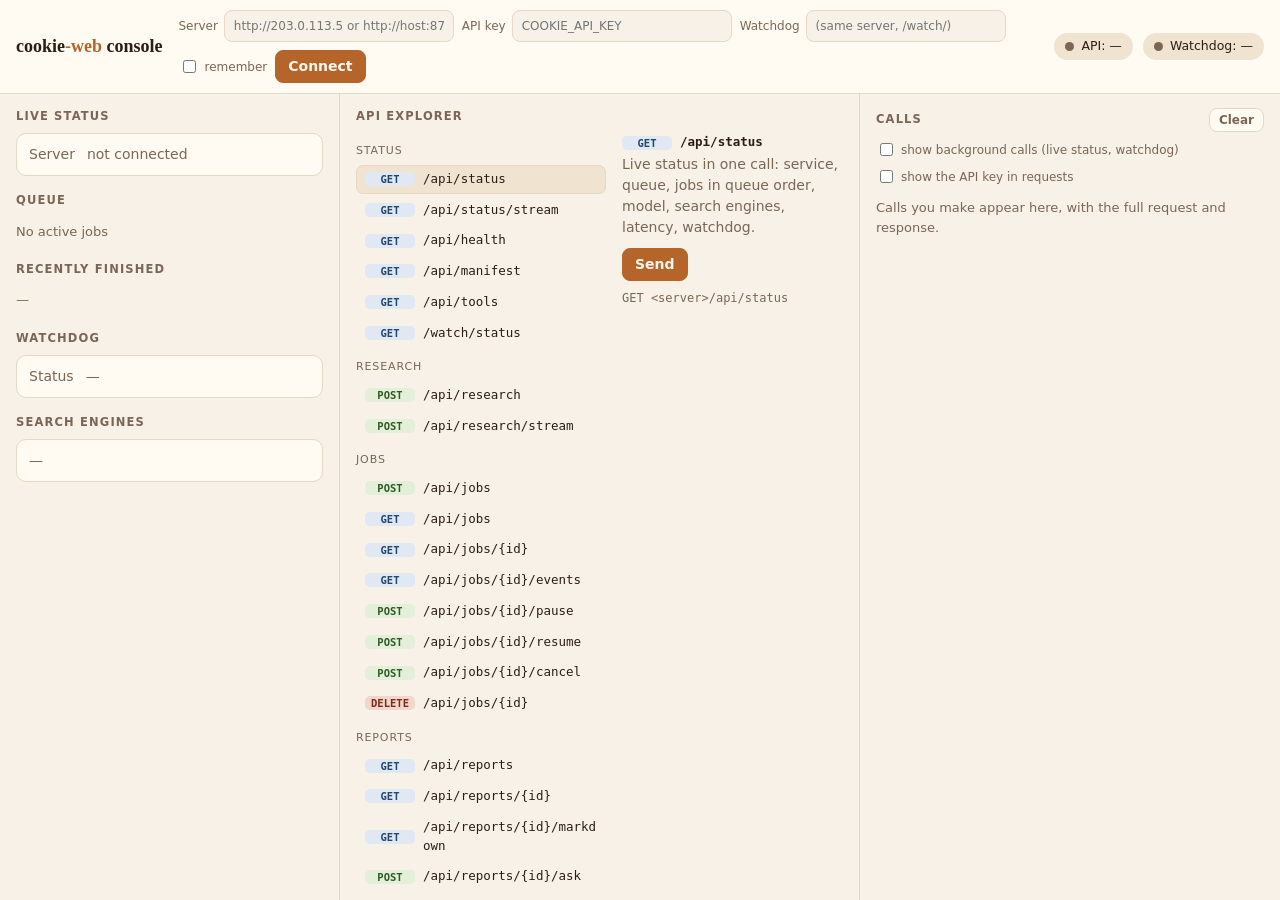
<file: client/console.html>
<!doctype html>
<html lang="en">
<head>
<meta charset="utf-8">
<meta name="viewport" content="width=device-width, initial-scale=1">
<title>cookie-web console</title>
<style>
:root {
  --bg: #f7f1e8; --panel: #fffaf2; --ink: #2b1d14; --muted: #7b6656; --line: #e6d8c5;
  --accent: #b5652a; --accent-ink: #fff7ee; --chip: #f0e3d0; --code: #f2e8da;
  --ok: #4f8a3c; --warn: #c58a1d; --err: #b8412f; --info: #3b6ea8;
  --sans: "IBM Plex Sans", system-ui, -apple-system, "Segoe UI", sans-serif;
  --mono: "IBM Plex Mono", ui-monospace, Menlo, Consolas, monospace;
  color-scheme: light;
}
@media (prefers-color-scheme: dark) {
  :root { --bg: #17110d; --panel: #201813; --ink: #f1e6d8; --muted: #a8927f; --line: #3a2c22;
    --accent: #e0914d; --accent-ink: #1b120c; --chip: #2c2119; --code: #2a1f18; --info: #7aa7dd; color-scheme: dark; }
}
* { box-sizing: border-box; }
[hidden] { display: none !important; }
html, body { margin: 0; height: 100%; }
body { background: var(--bg); color: var(--ink); font: 14px/1.5 var(--sans); display: flex; flex-direction: column; }
button, input, select, textarea { font: inherit; color: inherit; }
button { cursor: pointer; border: 1px solid var(--line); background: var(--panel); border-radius: 8px; padding: 5px 12px; }
button:hover { border-color: var(--accent); }
button.primary { background: var(--accent); color: var(--accent-ink); border-color: var(--accent); font-weight: 600; }
button.small { padding: 2px 9px; font-size: 12px; }
button:disabled { opacity: .5; cursor: default; }
input, select, textarea { background: var(--bg); border: 1px solid var(--line); border-radius: 8px; padding: 6px 9px; min-width: 0; }
input:focus, select:focus, textarea:focus { outline: none; border-color: var(--accent); }
textarea { font-family: var(--mono); font-size: 12.5px; width: 100%; resize: vertical; }
code, pre, .mono { font-family: var(--mono); font-size: 12.5px; }
pre { margin: 0; white-space: pre-wrap; overflow-wrap: anywhere; }
.muted { color: var(--muted); }
.small { font-size: 12px; }

/* ---------- top bar ---------- */
header { display: flex; flex-wrap: wrap; align-items: center; gap: 10px; padding: 10px 16px; border-bottom: 1px solid var(--line); background: var(--panel); }
.brand { font: 600 18px Georgia, serif; white-space: nowrap; margin-right: 6px; }
.brand b { color: var(--accent); }
#conn { display: flex; flex-wrap: wrap; gap: 8px; align-items: center; flex: 1; }
#conn label { display: flex; align-items: center; gap: 6px; font-size: 12px; color: var(--muted); }
#base { width: 230px; }
#key { width: 220px; }
#watch-url { width: 200px; }
.pill { display: inline-flex; align-items: center; gap: 7px; padding: 4px 11px; border-radius: 999px; background: var(--chip); font-size: 12.5px; white-space: nowrap; }
.dot { width: 9px; height: 9px; border-radius: 50%; background: var(--muted); flex: none; }
.s-online .dot, .s-ok .dot { background: var(--ok); }
.s-degraded .dot { background: var(--warn); }
.s-offline .dot, .s-unresponsive .dot, .s-down .dot { background: var(--err); }

/* ---------- layout ---------- */
main { flex: 1; display: grid; grid-template-columns: 340px minmax(0, 1fr) minmax(0, 420px); min-height: 0; }
main > section { min-height: 0; overflow-y: auto; padding: 14px 16px; border-right: 1px solid var(--line); }
main > section:last-child { border-right: 0; }
h2 { font-size: 11.5px; text-transform: uppercase; letter-spacing: .1em; color: var(--muted); margin: 16px 0 8px; font-weight: 600; display: flex; align-items: center; gap: 8px; }
h2:first-child { margin-top: 0; }
h2 .grow { flex: 1; }
.card { background: var(--panel); border: 1px solid var(--line); border-radius: 10px; padding: 10px 12px; }
dl.kv { display: grid; grid-template-columns: max-content 1fr; gap: 3px 12px; margin: 0; }
dl.kv dt { color: var(--muted); }
dl.kv dd { margin: 0; overflow-wrap: anywhere; }
.chip { display: inline-block; padding: 0 8px; border-radius: 999px; background: var(--chip); font-size: 11.5px; line-height: 19px; white-space: nowrap; }
.c-running { background: var(--accent); color: var(--accent-ink); }
.c-paused { background: #f5e3bd; color: #6b4a0c; }
.c-done, .c-2 { background: #e3efd9; color: #2f5a22; }
.c-error, .c-cancelled, .c-4, .c-5 { background: #f3d6cb; color: #7a2c18; }
.c-3 { background: #dfe8f3; color: #23466e; }
.c-sse { background: #e2dcf2; color: #46307a; }
@media (prefers-color-scheme: dark) {
  .c-paused { background: #4a3a17; color: #f3dca5; } .c-done, .c-2 { background: #26391e; color: #bfe0ad; }
  .c-error, .c-cancelled, .c-4, .c-5 { background: #4a231a; color: #f1b9a8; } .c-3 { background: #1f2e40; color: #b9d0ec; }
  .c-sse { background: #2f2645; color: #cdbff0; }
}
.jobs { list-style: none; margin: 0; padding: 0; display: grid; gap: 6px; }
.job { border: 1px solid var(--line); border-radius: 9px; padding: 7px 10px; background: var(--panel); }
.job.running { border-left: 3px solid var(--accent); }
.job.paused { border-left: 3px solid var(--warn); }
.job-top { display: flex; align-items: center; gap: 6px; flex-wrap: wrap; }
.job-q { font-weight: 500; overflow-wrap: anywhere; margin: 3px 0 1px; }
.job-acts { display: flex; gap: 4px; flex-wrap: wrap; margin-top: 5px; }
.empty { color: var(--muted); font-size: 13px; padding: 4px 0; }

/* explorer */
.ep-list { display: grid; gap: 2px; }
.ep-group { font-size: 11px; text-transform: uppercase; letter-spacing: .08em; color: var(--muted); margin: 10px 0 3px; }
.ep { display: flex; align-items: center; gap: 8px; padding: 4px 8px; border-radius: 7px; cursor: pointer; border: 1px solid transparent; }
.ep:hover { background: var(--chip); }
.ep.active { background: var(--chip); border-color: var(--line); }
.verb { font: 600 10.5px var(--mono); width: 50px; text-align: center; border-radius: 5px; padding: 1px 0; flex: none; }
.v-GET { background: #dfe8f3; color: #23466e; } .v-POST { background: #e3efd9; color: #2f5a22; } .v-DELETE { background: #f3d6cb; color: #7a2c18; }
@media (prefers-color-scheme: dark) { .v-GET { background: #1f2e40; color: #b9d0ec; } .v-POST { background: #26391e; color: #bfe0ad; } .v-DELETE { background: #4a231a; color: #f1b9a8; } }
.ep-path { font-family: var(--mono); font-size: 12.5px; overflow-wrap: anywhere; }
#explorer-grid { display: grid; grid-template-columns: 250px minmax(0, 1fr); gap: 16px; }
#form h3 { margin: 0 0 2px; font-size: 16px; display: flex; align-items: center; gap: 8px; flex-wrap: wrap; }
#form .desc { color: var(--muted); margin: 0 0 10px; }
.field { display: grid; grid-template-columns: 130px 1fr; gap: 8px; align-items: center; margin: 6px 0; }
.field label { font-family: var(--mono); font-size: 12.5px; }
.field label small { display: block; font-family: var(--sans); color: var(--muted); }
.send-row { display: flex; gap: 8px; align-items: center; margin: 10px 0 4px; flex-wrap: wrap; }
.url-preview { font-family: var(--mono); font-size: 12px; color: var(--muted); overflow-wrap: anywhere; }

/* exchange view (request + response) */
.xch { border: 1px solid var(--line); border-radius: 10px; background: var(--panel); margin-top: 12px; overflow: hidden; }
.xch-head { display: flex; align-items: center; gap: 8px; padding: 7px 10px; border-bottom: 1px solid var(--line); flex-wrap: wrap; }
.xch-head .grow { flex: 1 1 260px; min-width: 0; }
.tabs { display: flex; gap: 2px; padding: 4px 6px 0; border-bottom: 1px solid var(--line); }
.tab { border: 0; border-bottom: 2px solid transparent; border-radius: 0; background: none; padding: 5px 10px; color: var(--muted); }
.tab.on { color: var(--ink); border-bottom-color: var(--accent); }
.xch-body { padding: 10px; max-height: 60vh; overflow: auto; }
.hdrs { display: grid; grid-template-columns: max-content 1fr; gap: 1px 10px; font-family: var(--mono); font-size: 12px; margin-bottom: 8px; }
.hdrs span:nth-child(odd) { color: var(--muted); }
.events { list-style: none; margin: 0; padding: 0; font-family: var(--mono); font-size: 12px; }
.events li { border-top: 1px solid var(--line); padding: 3px 0; display: grid; grid-template-columns: 34px 92px 1fr; gap: 8px; }
.events li:first-child { border-top: 0; }
.ev-name { font-weight: 600; }
.ev-token .ev-data { color: var(--muted); }
.preview { background: var(--code); border-radius: 8px; padding: 8px 10px; margin-bottom: 8px; max-height: 260px; overflow: auto; }
.img-preview { max-width: 100%; border-radius: 8px; border: 1px solid var(--line); }

/* call log */
#log { list-style: none; margin: 0; padding: 0; display: grid; gap: 6px; }
#log > li { border: 1px solid var(--line); border-radius: 9px; background: var(--panel); }
#log summary { list-style: none; cursor: pointer; display: flex; gap: 7px; align-items: center; padding: 6px 9px; }
#log summary::-webkit-details-marker { display: none; }
#log .lpath { font-family: var(--mono); font-size: 12px; flex: 1; overflow-wrap: anywhere; }
#log details[open] summary { border-bottom: 1px solid var(--line); }
.log-tools { display: flex; gap: 8px; align-items: center; margin-bottom: 8px; flex-wrap: wrap; }
.log-tools label { display: flex; gap: 5px; align-items: center; font-size: 12px; color: var(--muted); }

.banner { padding: 8px 16px; background: #f3d6cb; color: #7a2c18; font-size: 13px; }
@media (prefers-color-scheme: dark) { .banner { background: #4a231a; color: #f1b9a8; } }

@media (max-width: 1250px) {
  main { grid-template-columns: 320px minmax(0, 1fr); }
  main > section#log-col { grid-column: 1 / -1; border-top: 1px solid var(--line); max-height: none; }
}
@media (max-width: 860px) {
  main { display: block; overflow-y: auto; }
  main > section { border-right: 0; border-bottom: 1px solid var(--line); overflow: visible; }
  #explorer-grid { grid-template-columns: 1fr; }
  .field { grid-template-columns: 1fr; gap: 2px; }
  #conn { flex-basis: 100%; }
  #conn label { width: 100%; }
  #conn label input:not([type=checkbox]) { flex: 1; width: auto; }
  #conn label:has(#remember) { width: auto; }
}
</style>
</head>
<body>
<header>
  <div class="brand">cookie<b>-web</b> console</div>
  <form id="conn" autocomplete="off">
    <label>Server <input id="base" placeholder="http://203.0.113.5 or http://host:8765" spellcheck="false"></label>
    <label>API key <input id="key" type="password" placeholder="COOKIE_API_KEY" spellcheck="false"></label>
    <label title="Only needed when cookie-web is served without nginx (the watchdog is then local to the server)">Watchdog
      <input id="watch-url" placeholder="(same server, /watch/)" spellcheck="false"></label>
    <label><input id="remember" type="checkbox"> remember</label>
    <button class="primary" type="submit">Connect</button>
  </form>
  <span id="api-pill" class="pill" title="cookie-web's own status (live /api/status/stream)"><span class="dot"></span><span>API: —</span></span>
  <span id="watch-pill" class="pill" title="The watchdog's view (/watch/status) — answers even when cookie-web is down"><span class="dot"></span><span>Watchdog: —</span></span>
</header>
<div id="banner" class="banner" hidden></div>

<main>
  <!-- ======================= live status ======================= -->
  <section id="status-col">
    <h2><span class="grow">Live status</span><span id="live-age" class="muted small"></span></h2>
    <div class="card"><dl class="kv" id="svc"><dt>Server</dt><dd class="muted">not connected</dd></dl></div>

    <h2><span class="grow">Queue</span><span id="queue-sum" class="muted small"></span></h2>
    <ul class="jobs" id="jobs"><li class="empty">No active jobs</li></ul>

    <h2>Recently finished</h2>
    <ul class="jobs" id="recent"><li class="empty">—</li></ul>

    <h2>Watchdog</h2>
    <div class="card"><dl class="kv" id="watch"><dt>Status</dt><dd class="muted">—</dd></dl></div>

    <h2>Search engines</h2>
    <div class="card"><dl class="kv" id="engines"><dt>—</dt><dd></dd></dl></div>
  </section>

  <!-- ======================= explorer ======================= -->
  <section id="explorer-col">
    <h2>API explorer</h2>
    <div id="explorer-grid">
      <nav class="ep-list" id="eps"></nav>
      <div>
        <div id="form"></div>
        <div id="result"></div>
      </div>
    </div>
  </section>

  <!-- ======================= call log ======================= -->
  <section id="log-col">
    <h2><span class="grow">Calls</span><button class="small" id="clear-log" type="button">Clear</button></h2>
    <div class="log-tools">
      <label><input type="checkbox" id="show-bg"> show background calls (live status, watchdog)</label>
      <label><input type="checkbox" id="show-key"> show the API key in requests</label>
    </div>
    <ul id="log"></ul>
  </section>
</main>

<script>
"use strict";
(() => {
  const $ = (s, root = document) => root.querySelector(s);
  const el = (tag, props = {}, ...kids) => {
    const n = document.createElement(tag);
    for (const [k, v] of Object.entries(props)) {
      if (k === "class") n.className = v;
      else if (k === "dataset") Object.assign(n.dataset, v);
      else if (k.startsWith("on")) n.addEventListener(k.slice(2), v);
      else if (v !== undefined && v !== null && v !== false) n.setAttribute(k, v === true ? "" : v);
    }
    for (const k of kids.flat()) if (k !== null && k !== undefined && k !== false) n.append(k instanceof Node ? k : String(k));
    return n;
  };
  const store = {
    get(k) { try { return localStorage.getItem("cwc." + k) ?? sessionStorage.getItem("cwc." + k); } catch { return null; } },
    set(k, v, persist) {
      try {
        (persist ? localStorage : sessionStorage).setItem("cwc." + k, v);
        (persist ? sessionStorage : localStorage).removeItem("cwc." + k);
      } catch {}
    },
  };
  const clock = (ms) => {
    if (ms == null) return "—";
    const s = Math.round(ms / 1000);
    return s < 60 ? `${s}s` : s < 3600 ? `${Math.floor(s / 60)}m ${String(s % 60).padStart(2, "0")}s` : `${Math.floor(s / 3600)}h ${Math.floor(s % 3600 / 60)}m`;
  };
  const ago = (iso) => iso ? clock(Date.now() - Date.parse(iso)) + " ago" : "—";

  // ------------------------------------------------------------ connection
  const cfg = { base: "", key: "", watch: "" };
  function normalizeBase(v) {
    v = (v || "").trim().replace(/\/+$/, "");
    if (v && !/^https?:\/\//i.test(v)) v = "http://" + v;
    return v;
  }
  function watchBase() { return normalizeBase(cfg.watch) || cfg.base; }

  // ------------------------------------------------------------ the call log
  // Every request the console makes goes through call(): what was sent and what came back is kept,
  // so it can be shown exactly (and copied as curl).
  let nextId = 1;
  const calls = [];

  function maskHeaders(h, reveal) {
    const out = {};
    for (const [k, v] of Object.entries(h)) out[k] = !reveal && /^authorization$/i.test(k) ? v.replace(/(Bearer\s+).+/, "$1•••••") : v;
    return out;
  }
  function curlOf(c, reveal) {
    const q = (s) => "'" + String(s).replace(/'/g, "'\\''") + "'";
    const parts = ["curl", c.stream ? "-N" : "", c.method !== "GET" ? `-X ${c.method}` : "", q(c.url)];
    for (const [k, v] of Object.entries(maskHeaders(c.reqHeaders, reveal))) parts.push("-H " + q(`${k}: ${v}`));
    if (c.reqBody != null) parts.push("-d " + q(c.reqBody));
    return parts.filter(Boolean).join(" ");
  }

  async function call(method, path, opts = {}) {
    const url = (opts.base || cfg.base) + path;
    const headers = { ...(opts.headers || {}) };
    if (cfg.key && !opts.noAuth) headers["Authorization"] = "Bearer " + cfg.key;
    let body;
    if (opts.body !== undefined && opts.body !== null) {
      body = typeof opts.body === "string" ? opts.body : JSON.stringify(opts.body, null, 2);
      headers["Content-Type"] = "application/json";
    }
    const c = {
      id: nextId++, at: new Date(), method, url, path, reqHeaders: headers, reqBody: body ?? null,
      background: !!opts.background, stream: !!opts.stream, status: null, statusText: "", resHeaders: {},
      resBody: null, json: undefined, contentType: "", ms: null, error: null, events: [], done: false, listeners: new Set(),
    };
    calls.unshift(c);
    // background polling mustn't push your own calls out of the log
    if (c.background) {
      let n = 0;
      for (let i = 0; i < calls.length; i++) {
        if (calls[i].background && ++n > 20 && calls[i].done) { calls.splice(i, 1); i--; }
      }
    }
    if (calls.length > 300) calls.length = 300;
    const t0 = performance.now();
    try {
      const resp = await fetch(url, { method, headers, body, signal: opts.signal, cache: "no-store" });
      c.status = resp.status;
      c.statusText = resp.statusText;
      resp.headers.forEach((v, k) => (c.resHeaders[k] = v));
      c.contentType = resp.headers.get("content-type") || "";
      if (c.contentType.startsWith("text/event-stream") && resp.ok) {
        c.ms = Math.round(performance.now() - t0);
        notify(c);
        await readSse(resp, c, opts.onEvent);
      } else if (c.contentType.startsWith("image/")) {
        const blob = await resp.blob();
        c.resBody = `(${blob.size} bytes of ${c.contentType})`;
        c.blobUrl = URL.createObjectURL(blob);
      } else {
        c.resBody = await resp.text();
        if (c.contentType.includes("json")) { try { c.json = JSON.parse(c.resBody); } catch {} }
      }
    } catch (e) {
      c.error = e.name === "AbortError" ? "stopped by you" :
        `${e.message} — the server is unreachable, or the browser blocked the response (CORS / mixed http+https)`;
    }
    if (c.ms == null) c.ms = Math.round(performance.now() - t0);
    c.done = true;
    notify(c);
    return c;
  }

  // views of a call (explorer, log) redraw when it changes
  function notify(c) {
    for (const fn of c.listeners) fn();
    renderLogSoon(c);
  }

  async function readSse(resp, c, onEvent) {
    const reader = resp.body.getReader();
    const dec = new TextDecoder();
    let buf = "";
    for (;;) {
      const { value, done } = await reader.read();
      if (done) break;
      buf += dec.decode(value, { stream: true });
      let i;
      while ((i = buf.indexOf("\n\n")) >= 0) {
        const chunk = buf.slice(0, i);
        buf = buf.slice(i + 2);
        let event = "message", data = "", id = null;
        for (const line of chunk.split("\n")) {
          if (line.startsWith("event:")) event = line.slice(6).trim();
          else if (line.startsWith("data:")) data += line.slice(5).trimStart();
          else if (line.startsWith("id:")) id = line.slice(3).trim();
        }
        if (!data) continue;
        let parsed = data;
        try { parsed = JSON.parse(data); } catch {}
        const ev = { id, event, data: parsed, raw: data, at: Date.now() };
        if (!c.background || c.events.length < 1) c.events.push(ev);
        else c.events[0] = ev; // background streams keep only the latest
        onEvent && onEvent(ev);
        notify(c);
      }
    }
  }

  // ------------------------------------------------------------ exchange view
  // Request + response of one call, with tabs. Live-updates while a stream runs.
  function exchangeView(c, { stoppable } = {}) {
    const box = el("div", { class: "xch" });
    let tab = c.stream ? "events" : "response";
    const reveal = () => $("#show-key").checked;
    const head = el("div", { class: "xch-head" });
    const tabs = el("div", { class: "tabs" });
    const body = el("div", { class: "xch-body" });
    box.append(head, tabs, body);

    function statusChip() {
      if (c.error) return el("span", { class: "chip c-5" }, "failed");
      if (c.status == null) return el("span", { class: "chip" }, "sending…");
      if (c.stream && !c.done) return el("span", { class: "chip c-sse" }, `${c.status} · streaming`);
      return el("span", { class: `chip c-${String(c.status)[0]}` }, `${c.status} ${c.statusText || ""}`.trim());
    }
    function renderHead() {
      head.replaceChildren(...[
        el("span", { class: `verb v-${c.method}` }, c.method),
        el("span", { class: "ep-path grow" }, c.url),
        statusChip(),
        el("span", { class: "muted small" }, c.ms != null ? `${c.ms} ms${c.stream ? " to first byte" : ""}` : ""),
        stoppable && c.stream && !c.done ? el("button", { class: "small", type: "button", onclick: () => stoppable.abort() }, "Stop") : null,
        el("button", { class: "small", type: "button", title: "Copy this request as a curl command", onclick: async (e) => {
          try { await navigator.clipboard.writeText(curlOf(c, reveal())); e.target.textContent = "Copied ✓"; } catch { e.target.textContent = "Copy failed"; }
          setTimeout(() => (e.target.textContent = "curl"), 1200);
        } }, "curl"),
      ].filter(Boolean));
    }
    function renderTabs() {
      const names = c.stream ? ["events", "request", "response"] : ["response", "request"];
      tabs.replaceChildren(...names.map((n) => el("button", { type: "button", class: "tab" + (n === tab ? " on" : ""), onclick: () => { tab = n; render(); } },
        n === "events" ? `Events (${c.events.length})` : n[0].toUpperCase() + n.slice(1))));
    }
    function headersGrid(h) {
      const g = el("div", { class: "hdrs" });
      for (const [k, v] of Object.entries(h)) g.append(el("span", {}, k), el("span", {}, v));
      return g;
    }
    function renderBody() {
      body.replaceChildren();
      if (tab === "request") {
        body.append(el("div", { class: "mono small", style: "margin-bottom:6px" }, `${c.method} ${c.url}`), headersGrid(maskHeaders(c.reqHeaders, reveal())));
        body.append(c.reqBody != null ? el("pre", { class: "preview" }, c.reqBody) : el("div", { class: "muted small" }, "(no body)"));
        body.append(el("div", { class: "muted small" }, "curl:"), el("pre", { class: "preview" }, curlOf(c, reveal())));
        return;
      }
      if (tab === "response") {
        if (c.error) body.append(el("div", { class: "chip c-5", style: "white-space:normal" }, c.error));
        if (Object.keys(c.resHeaders).length) body.append(headersGrid(c.resHeaders));
        if (c.blobUrl) body.append(el("img", { class: "img-preview", src: c.blobUrl, alt: "image response" }));
        if (c.stream) body.append(el("div", { class: "muted small" }, "A stream: see the Events tab (one entry per server-sent event)."));
        if (c.json !== undefined) {
          const md = c.json && typeof c.json.markdown === "string" ? c.json.markdown : null;
          if (md) body.append(el("div", { class: "muted small" }, "markdown:"), el("pre", { class: "preview" }, md), el("div", { class: "muted small" }, "full JSON:"));
          body.append(el("pre", {}, JSON.stringify(c.json, null, 2)));
        } else if (c.resBody != null && !c.blobUrl) {
          body.append(el("pre", {}, c.resBody || "(empty body)"));
        }
        return;
      }
      // events
      const text = c.events.filter((e) => e.event === "token").map((e) => e.data.text || "").join("");
      if (text) body.append(el("div", { class: "muted small" }, "answer so far (token events):"), el("pre", { class: "preview" }, text));
      const done = c.events.find((e) => e.event === "done");
      if (done && done.data.result) body.append(el("div", { class: "muted small" }, "final answer (done.result.markdown):"), el("pre", { class: "preview" }, done.data.result.markdown));
      const list = el("ul", { class: "events" });
      for (const e of c.events.slice(-400)) {
        const short = e.event === "status" && e.data && e.data.queue
          ? `queue: ${e.data.queue.running} running · ${e.data.queue.paused} paused · ${e.data.queue.queued} queued`
          : e.raw.length > 600 ? e.raw.slice(0, 600) + " …" : e.raw;
        list.append(el("li", { class: "ev-" + e.event }, el("span", { class: "muted" }, e.id ?? ""), el("span", { class: "ev-name" }, e.event), el("span", { class: "ev-data" }, short)));
      }
      if (!c.events.length) list.append(el("li", { class: "muted" }, c.done ? "no events" : "waiting for events…"));
      body.append(list);
    }
    let pending = false;
    function render() { renderHead(); renderTabs(); renderBody(); }
    const listener = () => {
      if (!box.isConnected && box.dataset.shown) { c.listeners.delete(listener); return; }
      if (!pending) { pending = true; requestAnimationFrame(() => { pending = false; render(); }); }
    };
    c.listeners.add(listener);
    render();
    requestAnimationFrame(() => (box.dataset.shown = "1"));
    return box;
  }

  // ------------------------------------------------------------ call log list
  // Entries are kept as DOM nodes and only their summary line is redrawn, so an open entry keeps its
  // tab while a stream is still coming in.
  const logNodes = new Map();
  const logDirty = new Set();
  let logTimer = null;
  function renderLogSoon(c) {
    if (c.background && !$("#show-bg").checked) return;
    logDirty.add(c.id);
    if (!logTimer) logTimer = setTimeout(renderLog, 200);
  }
  function summaryOf(c) {
    const chip = c.error ? el("span", { class: "chip c-5" }, "ERR")
      : c.status == null ? el("span", { class: "chip" }, "…")
      : el("span", { class: `chip ${c.stream && !c.done ? "c-sse" : "c-" + String(c.status)[0]}` }, c.stream && !c.done ? `SSE ${c.events.length}` : c.status);
    return [el("span", { class: `verb v-${c.method}` }, c.method), el("span", { class: "lpath" }, c.path), chip,
      el("span", { class: "muted small" }, c.ms != null ? `${c.ms}ms` : ""), el("span", { class: "muted small" }, c.at.toLocaleTimeString())];
  }
  function logNode(c) {
    let li = logNodes.get(c.id);
    if (!li) {
      const sum = el("summary");
      const d = el("details", {}, sum);
      d.addEventListener("toggle", () => { if (d.open && d.children.length === 1) d.append(exchangeView(c)); });
      li = el("li", {}, d);
      logNodes.set(c.id, li);
      logDirty.add(c.id);
    }
    if (logDirty.has(c.id)) li.firstChild.firstChild.replaceChildren(...summaryOf(c));
    return li;
  }
  function renderLog() {
    logTimer = null;
    const showBg = $("#show-bg").checked;
    const visible = calls.filter((c) => showBg || !c.background).slice(0, 80);
    const ul = $("#log");
    ul.replaceChildren(...visible.map(logNode));
    const keep = new Set(calls.map((c) => c.id));
    for (const id of logNodes.keys()) if (!keep.has(id)) logNodes.delete(id);
    if (!visible.length) ul.append(el("li", { class: "empty", style: "border:0;background:none" }, "Calls you make appear here, with the full request and response."));
    logDirty.clear();
  }

  // ------------------------------------------------------------ endpoint catalog
  const ID = { name: "id", in: "path", hint: "a job id", list: "jobs" };
  const RID = { name: "id", in: "path", hint: "a report id", list: "reports" };
  const N = { name: "n", in: "path", example: "1", hint: "source number" };
  const RESEARCH_BODY = { query: "VisionQuest", depth: "auto", max_words: 250, save: true };
  const EPS = [
    { g: "Status", m: "GET", p: "/api/status", d: "Live status in one call: service, queue, jobs in queue order, model, search engines, latency, watchdog." },
    { g: "Status", m: "GET", p: "/api/status/stream", sse: true, q: [{ name: "interval", example: "2", hint: "seconds, 1–60" }], d: "The same document pushed every few seconds as `status` events." },
    { g: "Status", m: "GET", p: "/api/health", d: "Health: model/Ollama, search engines, settings. Without a key: only {status, version}." },
    { g: "Status", m: "GET", p: "/api/manifest", d: "The agent card: capabilities, input/output, endpoints, and the service contract (limits, latency)." },
    { g: "Status", m: "GET", p: "/api/tools", d: "The JSON-schema tool specs the model receives." },
    { g: "Status", m: "GET", p: "/watch/status", watch: true, d: "The watchdog's view: online / degraded / unresponsive / offline, with the reason. Answers even when cookie-web is down (200 up, 503 down)." },
    { g: "Research", m: "POST", p: "/api/research", body: RESEARCH_BODY, q: [{ name: "format", hint: "markdown = plain Markdown response" }], h: [{ name: "Idempotency-Key", hint: "optional" }], d: "Blocking: waits in the queue, researches, returns the ResearchResult." },
    { g: "Research", m: "POST", p: "/api/research/stream", sse: true, body: RESEARCH_BODY, h: [{ name: "Idempotency-Key", hint: "optional" }], d: "Same, as server-sent events: triage, tool calls, sources, answer tokens, done." },
    { g: "Jobs", m: "POST", p: "/api/jobs", body: RESEARCH_BODY, h: [{ name: "Idempotency-Key", hint: "optional; retries reattach" }], d: "Fire and forget: 202 with the job (and its place in the queue)." },
    { g: "Jobs", m: "GET", p: "/api/jobs", d: "All jobs (newest first), with live progress." },
    { g: "Jobs", m: "GET", p: "/api/jobs/{id}", params: [ID], d: "One job; includes `result` when done." },
    { g: "Jobs", m: "GET", p: "/api/jobs/{id}/events", sse: true, params: [ID], q: [{ name: "from", hint: "resume after event n" }], d: "Replay + follow a job's events (safe to reconnect)." },
    { g: "Jobs", m: "POST", p: "/api/jobs/{id}/pause", params: [ID], d: "Pause a running job: the model stops at once, the next queued job runs." },
    { g: "Jobs", m: "POST", p: "/api/jobs/{id}/resume", params: [ID], d: "Resume: back to the front of the line, carries on where it stopped." },
    { g: "Jobs", m: "POST", p: "/api/jobs/{id}/cancel", params: [ID], d: "Cancel a queued, running or paused job." },
    { g: "Jobs", m: "DELETE", p: "/api/jobs/{id}", params: [ID], d: "Cancel (same as POST …/cancel)." },
    { g: "Reports", m: "GET", p: "/api/reports", q: [{ name: "limit", example: "20" }], d: "Saved reports, newest first." },
    { g: "Reports", m: "GET", p: "/api/reports/{id}", params: [RID], q: [{ name: "format", hint: "markdown" }], d: "A saved report (ResearchResult)." },
    { g: "Reports", m: "GET", p: "/api/reports/{id}/markdown", params: [RID], d: "The saved .md file." },
    { g: "Reports", m: "POST", p: "/api/reports/{id}/ask", params: [RID], body: { question: "tell me more about @1", web: "auto", max_words: 200 }, d: "A follow-up question on a report (blocking). @3 = about source 3." },
    { g: "Reports", m: "DELETE", p: "/api/reports/{id}", params: [RID], d: "Delete a report and its stored pages." },
    { g: "Sources", m: "GET", p: "/api/reports/{id}/sources", params: [RID], d: "A report's numbered sources (stored? images?)." },
    { g: "Sources", m: "GET", p: "/api/reports/{id}/sources/{n}", params: [RID, N], q: [{ name: "format", hint: "json | markdown | text" }, { name: "focus", hint: "only passages about…" }, { name: "max_chars" }], d: "The full content of one source." },
    { g: "Sources", m: "GET", p: "/api/reports/{id}/sources/{n}/images/{k}", params: [RID, N, { name: "k", in: "path", example: "1", hint: "image number" }], d: "One of the source's images (bytes)." },
    { g: "Sources", m: "GET", p: "/api/reports/{id}/content", params: [RID], q: [{ name: "sources", hint: "e.g. 1,3" }, { name: "format", hint: "json | markdown | text" }, { name: "focus" }], d: "All cited/read sources' content in one document." },
  ];
  const known = { jobs: [], reports: [] };

  function renderEndpointList() {
    const nav = $("#eps");
    nav.replaceChildren();
    let group = "";
    EPS.forEach((ep, i) => {
      if (ep.g !== group) { group = ep.g; nav.append(el("div", { class: "ep-group" }, group)); }
      nav.append(el("div", { class: "ep", dataset: { i }, onclick: () => selectEndpoint(i) },
        el("span", { class: `verb v-${ep.m}` }, ep.m), el("span", { class: "ep-path" }, ep.p)));
    });
  }

  let current = null;
  let currentAbort = null;
  function selectEndpoint(i, prefill = {}) {
    current = EPS[i];
    document.querySelectorAll(".ep").forEach((n) => n.classList.toggle("active", +n.dataset.i === i));
    const ep = current;
    const f = $("#form");
    f.replaceChildren(
      el("h3", {}, el("span", { class: `verb v-${ep.m}` }, ep.m), el("span", { class: "ep-path" }, ep.p), ep.sse ? el("span", { class: "chip c-sse" }, "stream") : null),
      el("p", { class: "desc" }, ep.d),
    );
    const inputs = {};
    const field = (p, where) => {
      const id = `f-${where}-${p.name}`;
      const input = el("input", { id, placeholder: p.hint || "", value: prefill[p.name] ?? p.example ?? "", spellcheck: "false", list: p.list ? `dl-${p.list}` : null });
      inputs[`${where}:${p.name}`] = input;
      input.addEventListener("input", updatePreview);
      f.append(el("div", { class: "field" }, el("label", { for: id }, p.name, el("small", {}, where)), input));
    };
    (ep.params || []).forEach((p) => field(p, "path"));
    (ep.q || []).forEach((p) => field(p, "query"));
    (ep.h || []).forEach((p) => field(p, "header"));
    let bodyBox = null;
    if (ep.body) {
      bodyBox = el("textarea", { rows: 7, spellcheck: "false" });
      bodyBox.value = JSON.stringify({ ...ep.body, ...(prefill.body || {}) }, null, 2);
      f.append(el("div", { class: "muted small", style: "margin-top:8px" }, "JSON body"), bodyBox);
    }
    const preview = el("div", { class: "url-preview" });
    const send = el("button", { class: "primary", type: "submit" }, ep.sse ? "Open stream" : "Send");
    f.append(el("div", { class: "send-row" }, send, preview));
    function build() {
      let path = ep.p;
      for (const p of ep.params || []) path = path.replace(`{${p.name}}`, encodeURIComponent(inputs[`path:${p.name}`].value.trim()));
      const qs = new URLSearchParams();
      for (const p of ep.q || []) { const v = inputs[`query:${p.name}`].value.trim(); if (v) qs.set(p.name, v); }
      const headers = {};
      for (const p of ep.h || []) { const v = inputs[`header:${p.name}`].value.trim(); if (v) headers[p.name] = v; }
      return { path: path + (qs.toString() ? "?" + qs : ""), headers };
    }
    function updatePreview() { preview.textContent = `${ep.m} ${(ep.watch ? watchBase() : cfg.base) || "<server>"}${build().path}`; }
    updatePreview();
    send.addEventListener("click", async (e) => {
      e.preventDefault();
      if (!cfg.base) { banner("Set the server address first."); return; }
      const { path, headers } = build();
      const missing = (ep.params || []).filter((p) => !inputs[`path:${p.name}`].value.trim()).map((p) => p.name);
      if (missing.length) { banner(`Fill in ${missing.join(", ")} first.`); return; }
      let body;
      if (bodyBox) {
        try { body = JSON.stringify(JSON.parse(bodyBox.value), null, 2); } catch (err) { banner("The JSON body isn't valid: " + err.message); return; }
      }
      banner();
      if (currentAbort) currentAbort.abort();
      const abort = (currentAbort = new AbortController());
      const holder = $("#result");
      const cPromise = call(ep.m, path, { body, headers, stream: ep.sse, signal: abort.signal, base: ep.watch ? watchBase() : undefined });
      // the call object exists as soon as call() starts; show it right away
      const c = calls[0];
      holder.replaceChildren(exchangeView(c, { stoppable: abort }));
      const done = await cPromise;
      if (done.json && done.json.id && /^job_/.test(done.json.id)) addKnown("jobs", done.json.id);
      if (done.json && done.json.report_id) addKnown("reports", done.json.report_id);
      if (done.json && Array.isArray(done.json.reports)) done.json.reports.forEach((r) => addKnown("reports", r.id));
      if (done.json && done.json.result && done.json.result.id) addKnown("reports", done.json.result.id);
      if (done.json && done.json.query && done.json.markdown && done.json.id) addKnown("reports", done.json.id);
      const fin = done.events.find((e) => e.event === "done");
      if (fin && fin.data.result) addKnown("reports", fin.data.result.id);
      const st = done.events.find((e) => e.event === "started");
      if (st) addKnown("jobs", st.data.job_id);
    });
  }

  function addKnown(kind, id) {
    if (!id) return;
    const list = known[kind];
    if (!list.includes(id)) list.unshift(id);
    list.length = Math.min(list.length, 50);
    const dl = $(`#dl-${kind}`);
    dl.replaceChildren(...list.map((v) => el("option", { value: v })));
  }

  function openEndpoint(method, path, prefill) {
    const i = EPS.findIndex((e) => e.m === method && e.p === path);
    if (i >= 0) { selectEndpoint(i, prefill); $("#explorer-col").scrollIntoView({ behavior: "smooth", block: "start" }); }
  }

  // ------------------------------------------------------------ live status
  let liveAbort = null;
  let lastLive = null;
  let liveRetry = 0;

  async function startLive() {
    if (liveAbort) liveAbort.abort();
    const abort = (liveAbort = new AbortController());
    while (!abort.signal.aborted && cfg.base) {
      const c = await call("GET", "/api/status/stream?interval=2", {
        background: true, stream: true, signal: abort.signal,
        onEvent: (ev) => { if (ev.event === "status") { liveRetry = 0; lastLive = Date.now(); renderLive(ev.data); } },
      });
      if (abort.signal.aborted) return;
      if (c.status === 401) { setPill("#api-pill", "down", "API: wrong key"); banner("The server says the API key is wrong (401)."); return; }
      if (c.status === 404) {
        // an older cookie-web without /api/status/stream: poll /api/jobs + /api/health instead
        await pollFallback(abort);
        return;
      }
      setPill("#api-pill", "down", c.status ? `API: ${c.status}` : "API: unreachable");
      liveRetry = Math.min(liveRetry + 1, 5);
      await new Promise((r) => setTimeout(r, 1000 * 2 ** liveRetry));
    }
  }

  async function pollFallback(abort) {
    while (!abort.signal.aborted) {
      const [h, j] = await Promise.all([call("GET", "/api/health", { background: true }), call("GET", "/api/jobs", { background: true })]);
      if (h.json && j.json) {
        lastLive = Date.now();
        const jobs = j.json.jobs || [];
        renderLive({
          status: h.json.status, service: { version: h.json.version, uptime_secs: h.json.uptime_secs },
          queue: { running: h.json.jobs_running, queued: h.json.jobs_queued, paused: h.json.jobs_paused || 0, max_concurrent: h.json.max_concurrent },
          jobs: jobs.filter((x) => ["running", "paused", "queued"].includes(x.status)),
          recent_jobs: jobs.filter((x) => !["running", "paused", "queued"].includes(x.status)).slice(0, 10),
          model: { main: h.json.model && h.json.model.model, reachable: h.json.model && h.json.model.reachable, available: h.json.model && h.json.model.available },
          search: h.json.search_health || [],
        });
      } else setPill("#api-pill", "down", "API: unreachable");
      await new Promise((r) => setTimeout(r, 3000));
    }
  }

  function setPill(sel, state, text) {
    const p = $(sel);
    p.className = "pill s-" + state;
    p.lastElementChild.textContent = text;
  }

  function jobItem(j) {
    const id = j.id;
    const acts = [];
    const btn = (label, fn, title) => el("button", { class: "small", type: "button", title, onclick: fn }, label);
    const act = (what) => async () => { await call("POST", `/api/jobs/${encodeURIComponent(id)}/${what}`); };
    if (j.status === "running" && j.pause !== "pausing") acts.push(btn("Pause", act("pause"), "POST /api/jobs/{id}/pause"));
    if (j.status === "paused" && j.pause !== "resuming") acts.push(btn("Resume", act("resume"), "POST /api/jobs/{id}/resume"));
    if (["running", "paused", "queued"].includes(j.status)) acts.push(btn("Cancel", act("cancel"), "POST /api/jobs/{id}/cancel"));
    acts.push(btn("Events", () => openEndpoint("GET", "/api/jobs/{id}/events", { id }), "follow its event stream in the explorer"));
    acts.push(btn("Details", () => openEndpoint("GET", "/api/jobs/{id}", { id }), "GET /api/jobs/{id}"));
    if (j.report_id) acts.push(btn("Report", () => openEndpoint("GET", "/api/reports/{id}", { id: j.report_id }), "GET /api/reports/{id}"));
    const time = j.status === "queued" ? `#${j.position ?? "?"} in line · waiting ${clock(j.queued_ms)}`
      : j.status === "paused" ? `paused · worked ${clock(j.running_ms)}`
      : j.status === "running" ? `working ${clock(j.running_ms)}` : `took ${clock(j.running_ms)}`;
    const stage = j.pause === "pausing" ? "pausing…" : j.pause === "resuming" ? "resuming — next in line" : j.status === "done"
      ? `${j.sources} sources · ${j.tool_calls} tool calls${j.degraded ? " · degraded" : ""}` : (j.error || j.stage || "");
    addKnown("jobs", id);
    if (j.report_id) addKnown("reports", j.report_id);
    return el("li", { class: "job " + j.status },
      el("div", { class: "job-top" }, el("span", { class: "chip c-" + j.status }, j.status), j.depth ? el("span", { class: "chip" }, j.depth) : null,
        el("span", { class: "mono small" }, time)),
      el("div", { class: "job-q" }, j.query),
      el("div", { class: "muted small" }, stage),
      el("div", { class: "muted small mono" }, id),
      el("div", { class: "job-acts" }, acts));
  }

  function renderLive(s) {
    const svc = s.service || {};
    const m = s.model || {};
    const q = s.queue || {};
    setPill("#api-pill", s.status === "ok" ? "ok" : "degraded", `API: ${s.status}`);
    const kv = (k, v) => [el("dt", {}, k), el("dd", {}, v)];
    $("#svc").replaceChildren(
      ...kv("Server", cfg.base),
      ...kv("Version", `${svc.version ?? "—"}${svc.pid ? ` · pid ${svc.pid}` : ""}`),
      ...kv("Up", clock((svc.uptime_secs ?? 0) * 1000)),
      ...kv("Model", `${m.main ?? "—"}${m.fast ? ` + fast ${m.fast}${m.fast_active === false ? " (off)" : ""}` : ""}`),
      ...kv("Ollama", m.reachable === false ? "unreachable" : m.available === false ? (m.error || "model missing") : m.loaded ? `loaded${m.memory_bytes ? ` · ${(m.memory_bytes / 1e9).toFixed(2)} GB` : ""}` : "ok"),
      ...(s.latency && Object.keys(s.latency).length ? kv("Latency", Object.entries(s.latency).map(([d, l]) => `${d} ~${clock(l.median_ms)}`).join(" · ")) : []),
    );
    $("#queue-sum").textContent = `${q.running ?? 0} running · ${q.paused ?? 0} paused · ${q.queued ?? 0} queued${q.max_concurrent ? ` · ${q.max_concurrent} at a time` : ""}`;
    const jobs = s.jobs || [];
    $("#jobs").replaceChildren(...(jobs.length ? jobs.map(jobItem) : [el("li", { class: "empty" }, "No active jobs — the model is idle")]));
    const recent = s.recent_jobs || [];
    $("#recent").replaceChildren(...(recent.length ? recent.slice(0, 6).map(jobItem) : [el("li", { class: "empty" }, "—")]));
    const eng = s.search || [];
    $("#engines").replaceChildren(...(eng.length ? eng.flatMap((b) => kv(b.name, b.cooldown_secs ? `resting ${clock(b.cooldown_secs * 1000)} · ${b.last_error || ""}` : `ready · ${b.ok ?? 0} ok, ${b.failures ?? 0} failed`)) : kv("—", "")));
    if (s.watchdog && s.watchdog.status) renderWatch(s.watchdog, "via cookie-web");
  }

  // The watchdog is polled directly too, so its status shows even when cookie-web is down.
  let watchTimer = null;
  async function pollWatch() {
    clearTimeout(watchTimer);
    if (!cfg.base) return;
    const c = await call("GET", "/watch/status", { background: true, base: watchBase() });
    if (c.json && c.json.status) renderWatch(c.json, "direct");
    else {
      setPill("#watch-pill", "down", c.status === 404 ? "Watchdog: not here" : "Watchdog: unreachable");
      $("#watch").replaceChildren(el("dt", {}, "Status"), el("dd", { class: "muted" },
        c.status === 404 ? "no /watch/ on this server (no nginx? set the watchdog URL)" : "not reachable from here"));
    }
    watchTimer = setTimeout(pollWatch, 5000);
  }

  function renderWatch(w, via) {
    const st = w.status;
    setPill("#watch-pill", st, `Watchdog: ${st}`);
    const d = w.detail || {};
    const kv = (k, v) => [el("dt", {}, k), el("dd", {}, v)];
    $("#watch").replaceChildren(
      ...kv("Status", `${st}${w.reason ? ` — ${w.reason}` : ""}`),
      ...kv("Since", ago(w.since)),
      ...(d.pid ? kv("Process", `pid ${d.pid}${d.last_beat_secs_ago != null ? ` · heartbeat ${d.last_beat_secs_ago}s ago` : ""}`) : []),
      ...(d.latency_ms != null ? kv("Health check", `${d.latency_ms} ms`) : []),
      ...kv("Checked", `${ago(w.checked_at)} (${via})`),
      ...((w.incidents || []).slice(0, 4).flatMap((i) => kv(new Date(i.at).toLocaleTimeString(), `→ ${i.to}: ${i.reason}`))),
    );
    if (st !== "online" && st !== "degraded") banner(`cookie-web is ${st}: ${w.reason || ""}`);
    else if ($("#banner").textContent.startsWith("cookie-web is")) banner();
  }

  setInterval(() => { $("#live-age").textContent = lastLive ? `updated ${clock(Date.now() - lastLive)} ago` : ""; }, 1000);

  function banner(msg) {
    const b = $("#banner");
    b.hidden = !msg;
    b.textContent = msg || "";
  }

  // ------------------------------------------------------------ wiring
  function connect() {
    cfg.base = normalizeBase($("#base").value);
    cfg.key = $("#key").value.trim();
    cfg.watch = $("#watch-url").value.trim();
    const persist = $("#remember").checked;
    store.set("base", cfg.base, persist);
    store.set("key", cfg.key, persist);
    store.set("watch", cfg.watch, persist);
    store.set("remember", persist ? "1" : "", true);
    banner();
    if (!cfg.base) { banner("Enter the server address (IP or domain, with :port if cookie-web is served directly)."); return; }
    if (location.protocol === "https:" && cfg.base.startsWith("http:")) banner("This page is https but the server is http: the browser will block the calls. Open the console over http or from the file.");
    lastLive = null;
    startLive();
    pollWatch();
    if (current) selectEndpoint(EPS.indexOf(current));
  }

  $("#conn").addEventListener("submit", (e) => { e.preventDefault(); connect(); });
  $("#clear-log").addEventListener("click", () => { calls.length = 0; logNodes.clear(); renderLog(); });
  $("#show-bg").addEventListener("change", renderLog);
  $("#show-key").addEventListener("change", () => { logNodes.clear(); renderLog(); });
  document.body.append(el("datalist", { id: "dl-jobs" }), el("datalist", { id: "dl-reports" }));

  renderEndpointList();
  selectEndpoint(0);
  renderLog();
  $("#remember").checked = store.get("remember") === "1";
  $("#base").value = store.get("base") || "";
  $("#key").value = store.get("key") || "";
  $("#watch-url").value = store.get("watch") || "";
  if ($("#base").value) connect();
})();
</script>
</body>
</html>
</file>
